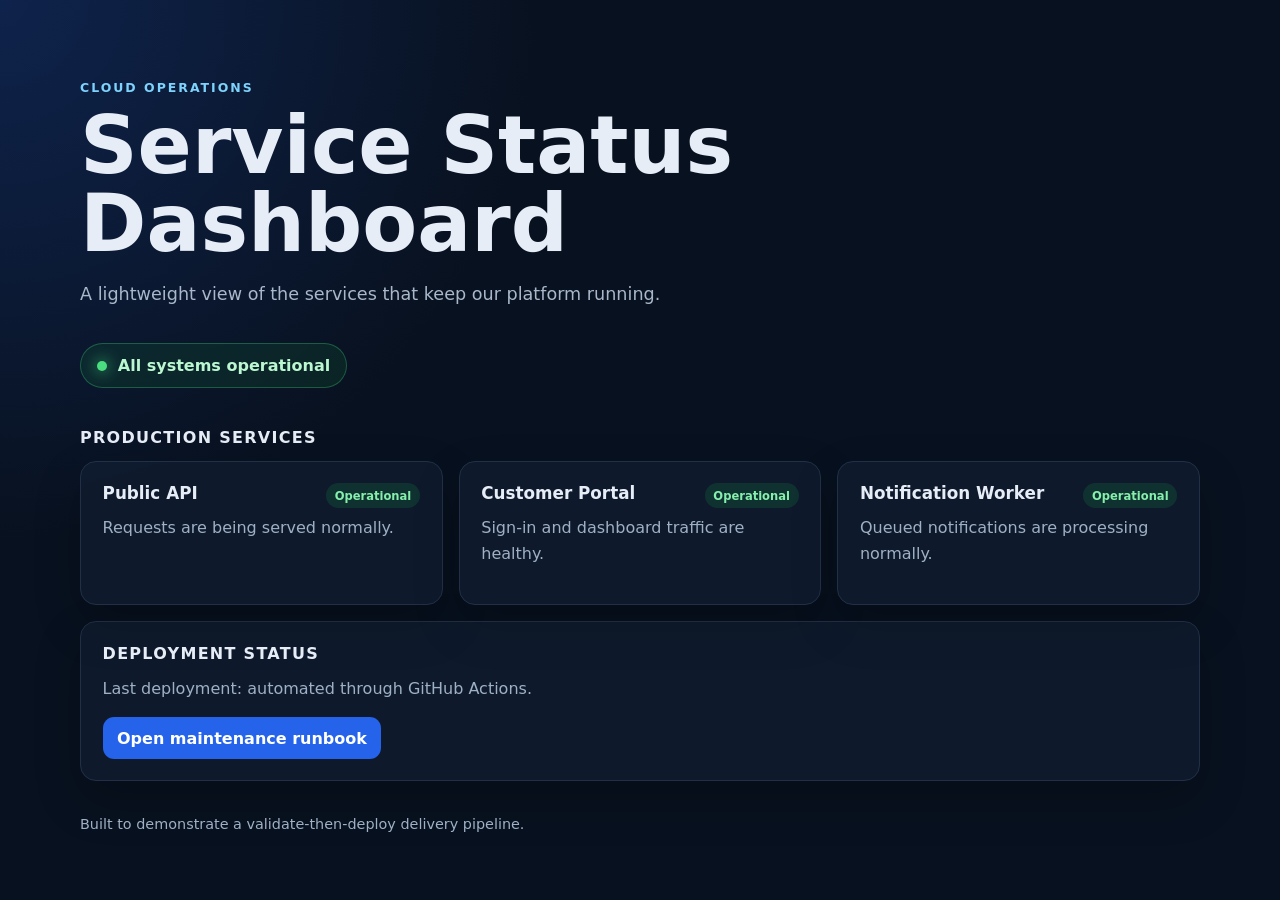
<file: index.html>
<!DOCTYPE html>
<html lang="en">
<head>
  <meta charset="UTF-8">
  <meta name="viewport" content="width=device-width, initial-scale=1.0">
  <title>Cloud Operations Status</title>
  <link rel="stylesheet" href="styles.css">
</head>
<body>
  <header class="hero"><p class="eyebrow">Cloud Operations</p><h1>Service Status Dashboard</h1><p class="intro">A lightweight view of the services that keep our platform running.</p><div class="summary" role="status"><span class="summary-dot" aria-hidden="true"></span>All systems operational</div></header>
  <main><section class="services" aria-labelledby="services-heading"><h2 id="services-heading">Production services</h2><div class="service-grid"><article class="service-card"><div class="service-heading"><h3>Public API</h3><span class="status operational">Operational</span></div><p>Requests are being served normally.</p></article><article class="service-card"><div class="service-heading"><h3>Customer Portal</h3><span class="status operational">Operational</span></div><p>Sign-in and dashboard traffic are healthy.</p></article><article class="service-card"><div class="service-heading"><h3>Notification Worker</h3><span class="status operational">Operational</span></div><p>Queued notifications are processing normally.</p></article></div></section><section class="deployment-note" aria-labelledby="deployment-heading"><h2 id="deployment-heading">Deployment status</h2><p>Last deployment: automated through GitHub Actions.</p><a class="runbook-link" href="maintenance.html">Open maintenance runbook</a></section></main>
  <footer><p>Built to demonstrate a validate-then-deploy delivery pipeline.</p></footer>
</body>
</html>
</file>
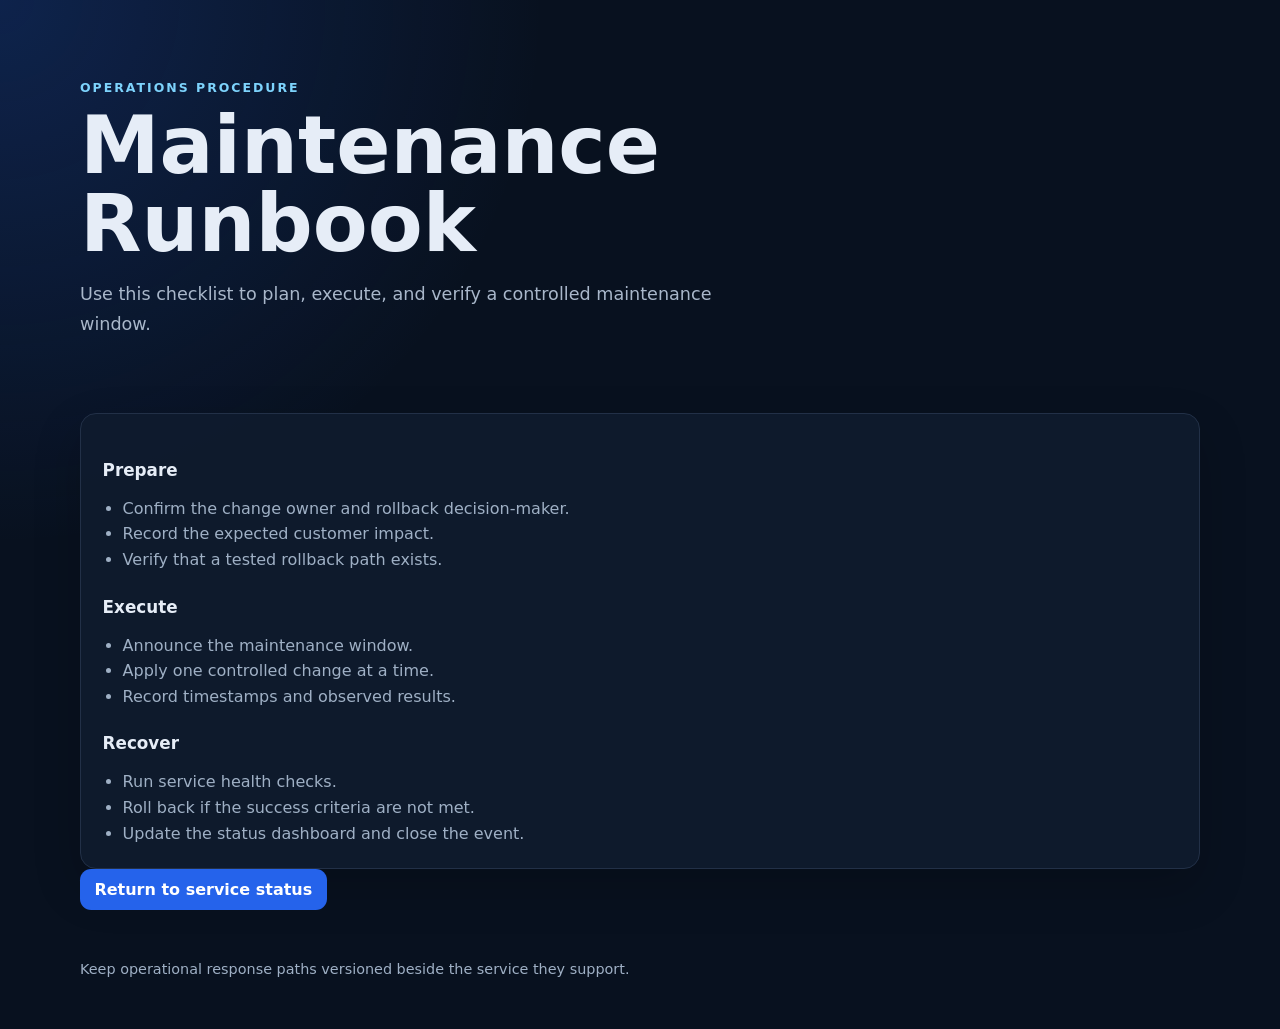
<file: maintenance-temp.html>
<!DOCTYPE html>
<html lang="en">
<head>
  <meta charset="UTF-8">
  <meta name="viewport" content="width=device-width, initial-scale=1.0">
  <title>Maintenance Runbook</title>
  <link rel="stylesheet" href="styles.css">
</head>
<body>
  <header class="hero"><p class="eyebrow">Operations Procedure</p><h1>Maintenance Runbook</h1><p class="intro">Use this checklist to plan, execute, and verify a controlled maintenance window.</p></header>
  <main><article class="runbook"><h2>Prepare</h2><ul><li>Confirm the change owner and rollback decision-maker.</li><li>Record the expected customer impact.</li><li>Verify that a tested rollback path exists.</li></ul><h2>Execute</h2><ul><li>Announce the maintenance window.</li><li>Apply one controlled change at a time.</li><li>Record timestamps and observed results.</li></ul><h2>Recover</h2><ul><li>Run service health checks.</li><li>Roll back if the success criteria are not met.</li><li>Update the status dashboard and close the event.</li></ul></article><p><a class="runbook-link" href="index.html">Return to service status</a></p></main>
  <footer><p>Keep operational response paths versioned beside the service they support.</p></footer>
</body>
</html>
</file>
<file: styles.css>
:root { color-scheme: dark; font-family: Inter, ui-sans-serif, system-ui, -apple-system, BlinkMacSystemFont, "Segoe UI", sans-serif; background: #08111f; color: #e6edf7; }
* { box-sizing: border-box; }
body { min-height: 100vh; margin: 0; background: radial-gradient(circle at top left, rgba(37, 99, 235, 0.22), transparent 34rem), #08111f; }
.hero, main, footer { width: min(70rem, calc(100% - 2rem)); margin-inline: auto; }
.hero { padding: 5rem 0 2.5rem; }
.eyebrow { margin: 0 0 0.75rem; color: #7dd3fc; font-size: 0.78rem; font-weight: 800; letter-spacing: 0.16em; text-transform: uppercase; }
h1, h2, h3, p { margin-top: 0; }
h1 { max-width: 13ch; margin-bottom: 1rem; font-size: clamp(2.5rem, 7vw, 5rem); line-height: 0.98; }
.intro { max-width: 42rem; color: #a9b7ca; font-size: 1.1rem; line-height: 1.7; }
.summary { display: inline-flex; align-items: center; gap: 0.65rem; margin-top: 1rem; padding: 0.75rem 1rem; border: 1px solid rgba(74, 222, 128, 0.3); border-radius: 999px; background: rgba(22, 101, 52, 0.22); color: #bbf7d0; font-weight: 700; }
.summary-dot { width: 0.65rem; height: 0.65rem; border-radius: 50%; background: #4ade80; box-shadow: 0 0 0.9rem #4ade80; }
.services h2, .deployment-note h2 { font-size: 1rem; letter-spacing: 0.08em; text-transform: uppercase; }
.service-grid { display: grid; grid-template-columns: repeat(3, 1fr); gap: 1rem; }
.service-card, .deployment-note, .runbook { border: 1px solid #223047; border-radius: 1rem; background: rgba(15, 27, 46, 0.9); box-shadow: 0 1.2rem 3rem rgba(0, 0, 0, 0.2); }
.service-card { padding: 1.35rem; }
.service-heading { display: flex; align-items: flex-start; justify-content: space-between; gap: 1rem; }
.service-card h3 { margin-bottom: 0.75rem; font-size: 1.05rem; }
.service-card p, .deployment-note p, .runbook p, .runbook li, footer { color: #9fb0c5; line-height: 1.6; }
.status { flex: 0 0 auto; padding: 0.35rem 0.55rem; border-radius: 999px; font-size: 0.72rem; font-weight: 800; }
.operational { background: rgba(22, 163, 74, 0.18); color: #86efac; }
.deployment-note, .runbook { margin-top: 1rem; padding: 1.35rem; }
.deployment-note p { margin-bottom: 1rem; }
.runbook-link { display: inline-block; padding: 0.7rem 0.9rem; border-radius: 0.7rem; background: #2563eb; color: #ffffff; font-weight: 800; text-decoration: none; }
.runbook-link:hover, .runbook-link:focus-visible { background: #1d4ed8; }
.runbook h2 { margin-top: 1.5rem; font-size: 1.05rem; }
.runbook ul { margin-bottom: 0; padding-left: 1.25rem; }
footer { padding: 2rem 0 3rem; font-size: 0.9rem; }
footer p { margin-bottom: 0; }
@media (max-width: 48rem) { .hero { padding-top: 3.5rem; } .service-grid { grid-template-columns: 1fr; } }
</file>
